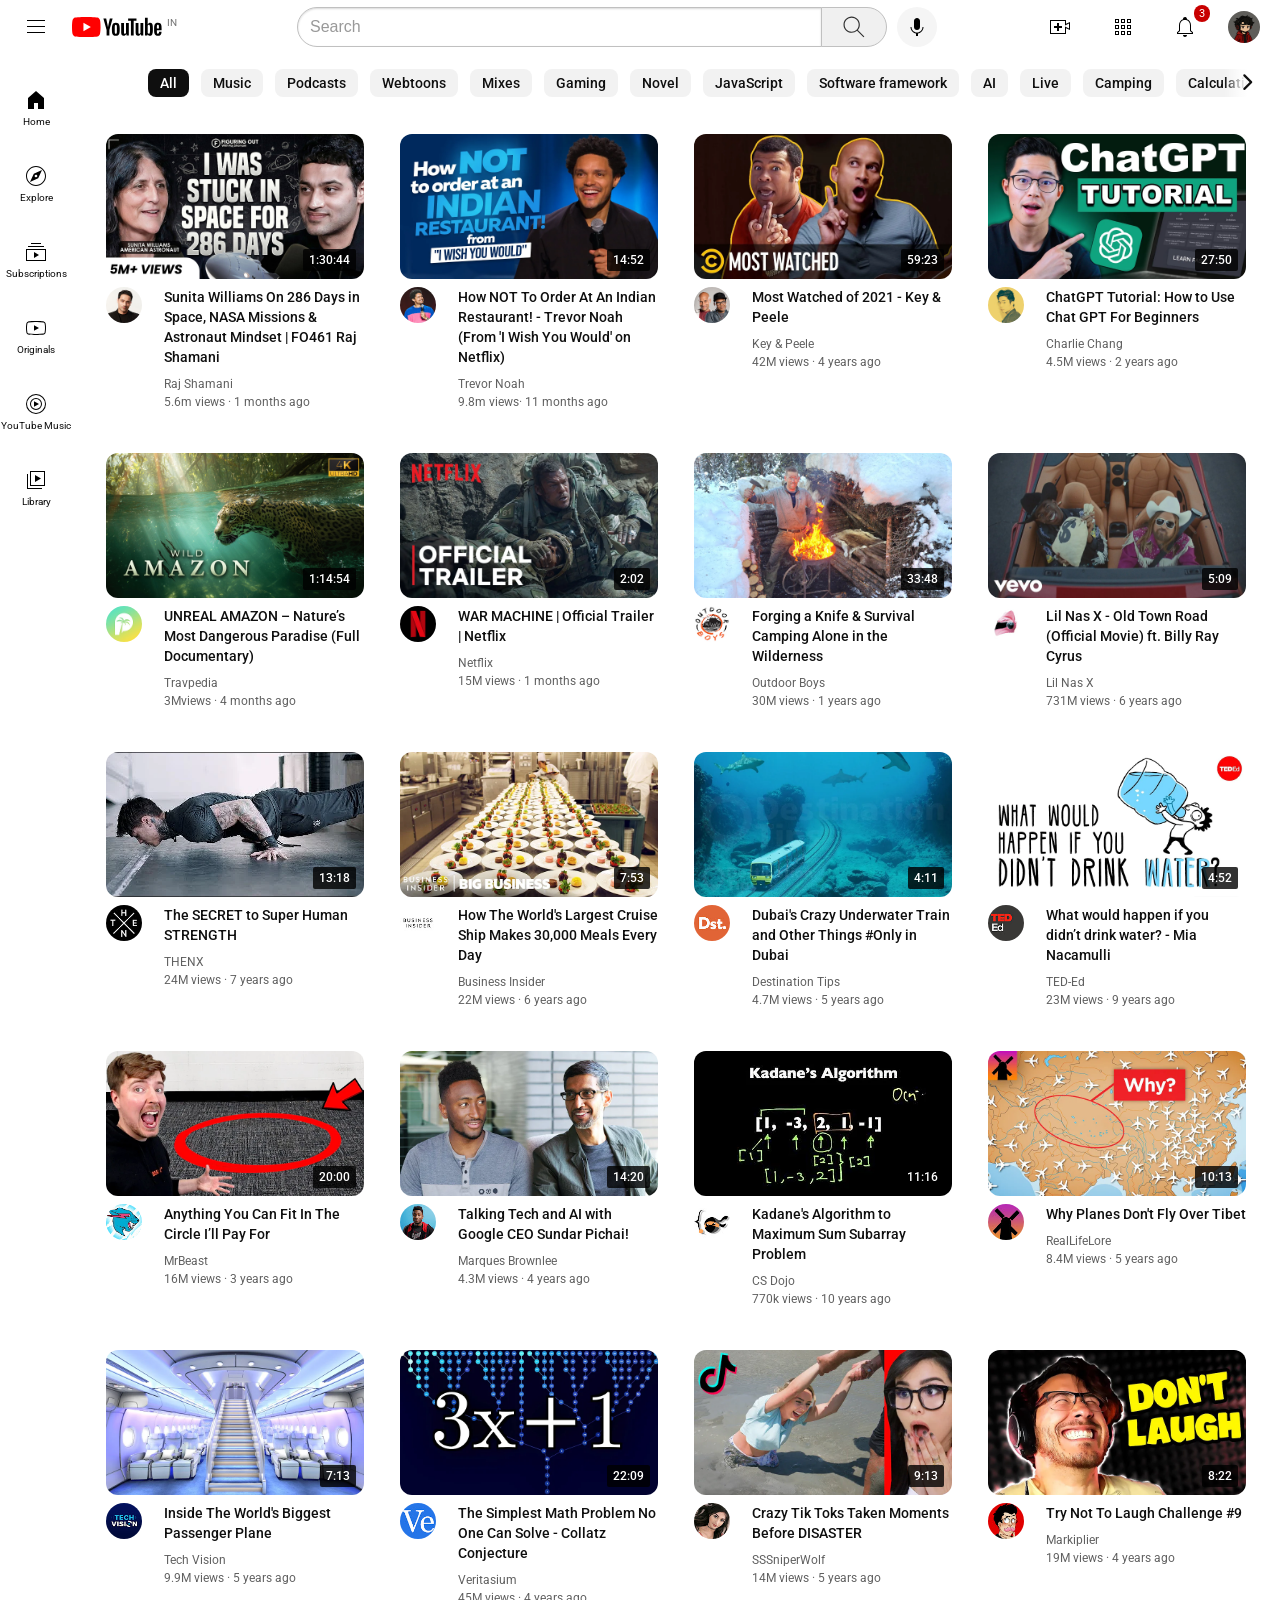
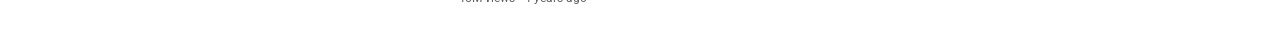
<file: index.html>
<!doctype html>
<html lang="en">
  <head>
    <meta charset="UTF-8" />
    <meta name="viewport" content="width=device-width, initial-scale=1.0" />
    <title>Youtube Clone</title>
    <link rel="preconnect" href="https://fonts.googleapis.com" />
    <link rel="preconnect" href="https://fonts.gstatic.com" crossorigin />
    <link
      href="https://fonts.googleapis.com/css2?family=Roboto:wght@400;500;700&display=swap"
      rel="stylesheet"
    />
    <link
      rel="stylesheet"
      href="https://cdnjs.cloudflare.com/ajax/libs/font-awesome/6.4.0/css/all.min.css"
    />

    <link rel="stylesheet" href="styles/general.css" />
    <link rel="stylesheet" href="styles/header.css" />
    <link rel="stylesheet" href="styles/sidebar.css" />
    <link rel="stylesheet" href="styles/category.css" />
    <link rel="stylesheet" href="styles/video.css" />
    <link rel="stylesheet" href="styles/responsive.css" />
  </head>

  <body>
    <header>
      <div class="left-section">
        <img class="hamburger-menu" src="icons/hamburger-menu.svg" />
        <img
          class="youtube-logo"
          src="icons/youtube-logo.svg"
          data-light-logo="icons/youtube-logo.svg"
          data-dark-logo="icons/youtube-logo-dark.svg"
          alt="YouTube"
        />
        <div class="country-code">IN</div>
      </div>
      <div class="middle-section">
        <div class="search-container">
          <span class="search-left-icon">
            <img src="icons/search.svg" alt="Search" />
          </span>

          <input class="Search-bar" type="text" placeholder="Search" />

          <button class="search-button">
            <img class="search-icon" src="icons/search.svg" />
            <div class="tooltip">Search</div>
          </button>

          <button class="voice-search-button">
            <img class="voice-search-icon" src="icons/voice-search-icon.svg" />
            <div class="tooltip">Search with your voice</div>
          </button>
        </div>
      </div>
      <div class="right-section">
        <div class="upload-icon-container">
          <img class="upload-icon" src="icons/upload.svg" />
          <div class="tooltip">Create</div>
        </div>

        <div class="youtube-apps-icon-container">
          <img class="youtube-apps-icon" src="icons/youtube-apps.svg" />
          <div class="tooltip">YouTube Apps</div>
        </div>

        <div class="notifications-icon-container">
          <img class="notifications-icon" src="icons/notifications.svg" />
          <div class="notifications-count">3</div>
          <div class="tooltip">Notifications</div>
        </div>
        <img
          class="current-user-picture"
          src="/thumbnails/profile-picture.jpg"
        />
      </div>
    </header>

    <!-- Categories / Tabs below header -->
    <div class="category-bar">
      <!-- Left Scroll Arrow -->
      <div class="left-arrow-container" id="left-scroll-btn">
        <i class="fa-solid fa-chevron-left"></i>
      </div>

      <div class="category-scroll" id="category-scroll-track">
        <div class="category-item active">All</div>
        <div class="category-item">Music</div>
        <div class="category-item">Podcasts</div>
        <div class="category-item">Webtoons</div>
        <div class="category-item">Mixes</div>
        <div class="category-item">Gaming</div>
        <div class="category-item">Novel</div>
        <div class="category-item">JavaScript</div>
        <div class="category-item">Software framework</div>
        <div class="category-item">AI</div>
        <div class="category-item">Live</div>
        <div class="category-item">Camping</div>
        <div class="category-item">Calculation</div>
        <div class="category-item">Rhythm & Blues</div>
        <div class="category-item">Dance-Pop</div>
        <div class="category-item">Pop Music</div>
        <div class="category-item">Comedy</div>
        <div class="category-item">Nature</div>
        <div class="category-item">Recently uploaded</div>
        <div class="category-item">Watched</div>
        <div class="category-item">New to you</div>
      </div>

      <!-- Right Scroll Arrow -->
      <div class="right-arrow-container" id="right-scroll-btn">
        <i class="fa-solid fa-chevron-right"></i>
      </div>
    </div>

    <div class="sidebar">
      <div class="sidebar-link">
        <img src="icons/home.svg" />
        <div>Home</div>
      </div>
      <div class="sidebar-link">
        <img src="icons/explore.svg" />
        <div>Explore</div>
      </div>
      <div class="sidebar-link">
        <img src="icons/subscriptions.svg" />
        <div>Subscriptions</div>
      </div>
      <div class="sidebar-link">
        <img src="icons/originals.svg" />
        <div>Originals</div>
      </div>
      <div class="sidebar-link">
        <img src="icons/youtube-music.svg" />
        <div>YouTube Music</div>
      </div>
      <div class="sidebar-link">
        <img src="icons/library.svg" />
        <div>Library</div>
      </div>
    </div>

    <!-- Expanded Sidebar Overlay & Container -->
    <div class="sidebar-overlay" id="sidebar-overlay"></div>
    <nav class="expanded-sidebar" id="expanded-sidebar">
      <!-- Logo Header -->
      <div class="expanded-sidebar-header">
        <img
          class="hamburger-menu"
          id="close-sidebar-btn"
          src="icons/hamburger-menu.svg"
          alt="Menu"
          style="cursor: pointer"
        />
        <img
          class="youtube-logo"
          src="icons/youtube-logo.svg"
          data-light-logo="icons/youtube-logo.svg"
          data-dark-logo="icons/youtube-logo-dark.svg"
          alt="YouTube"
        />
        <div class="country-code expanded-country-code">IN</div>
      </div>

      <div class="expanded-sidebar-content">
        <div class="sidebar-section">
          <a href="#" class="expanded-link"
            ><i class="fa-solid fa-house"></i> Home</a
          >
          <a href="#" class="expanded-link"
            ><i class="fa-solid fa-bolt"></i> Shorts</a
          >
          <a href="#" class="expanded-link"
            ><i class="fa-solid fa-tv"></i> Subscriptions</a
          >
        </div>

        <hr class="sidebar-divider" />

        <div class="sidebar-section">
          <h3 class="sidebar-title">
            You
            <i
              class="fa-solid fa-chevron-right"
              style="font-size: 12px; margin-left: 8px"
            ></i>
          </h3>
          <a href="#" class="expanded-link"
            ><i class="fa-solid fa-clock-rotate-left"></i> History</a
          >
          <a href="#" class="expanded-link"
            ><i class="fa-brands fa-youtube"></i> Playlists</a
          >
          <a href="#" class="expanded-link"
            ><i class="fa-solid fa-clock"></i> Watch later</a
          >
          <a href="#" class="expanded-link"
            ><i class="fa-solid fa-thumbs-up"></i> Liked videos</a
          >
          <a href="#" class="expanded-link"
            ><i class="fa-solid fa-download"></i> Downloads</a
          >
        </div>

        <hr class="sidebar-divider" />

        <div class="sidebar-section">
          <h3 class="sidebar-title">Subscriptions</h3>
          <a href="#" class="expanded-link"
            ><img src="channel-picture/channel-1.jpg" class="sub-img" /> Baig</a
          >
          <a href="#" class="expanded-link"
            ><img src="channel-picture/channel-2.jpg" class="sub-img" /> Website
            Learners</a
          >
          <a href="#" class="expanded-link"
            ><img src="channel-picture/channel-3.jpg" class="sub-img" /> Kevin
            Stratvert</a
          >
          <a href="#" class="expanded-link"
            ><img src="channel-picture/channel-4.jpg" class="sub-img" /> Husain
            Sir</a
          >
          <a href="#" class="expanded-link"
            ><img src="channel-picture/channel-5.jpg" class="sub-img" /> Vishal
            khune</a
          >
        </div>

        <hr class="sidebar-divider" />

        <div class="sidebar-section">
          <h3 class="sidebar-title">Explore</h3>
          <a href="#" class="expanded-link"
            ><i class="fa-solid fa-fire"></i> Trending</a
          >
          <a href="#" class="expanded-link"
            ><i class="fa-solid fa-bag-shopping"></i> Shopping</a
          >
          <a href="#" class="expanded-link"
            ><i class="fa-solid fa-music"></i> Music</a
          >
          <a href="#" class="expanded-link"
            ><i class="fa-solid fa-clapperboard"></i> Movies</a
          >
        </div>

        <hr class="sidebar-divider" />

        <div class="sidebar-section">
          <h3 class="sidebar-title">More from YouTube</h3>
          <a href="#" class="expanded-link"
            ><i class="fa-brands fa-youtube" style="color: red"></i> YouTube
            Premium</a
          >
          <a href="#" class="expanded-link"
            ><i class="fa-solid fa-music" style="color: red"></i> YouTube
            Music</a
          >
          <a href="#" class="expanded-link"
            ><i class="fa-brands fa-youtube" style="color: red"></i> YouTube
            Kids</a
          >
        </div>

        <hr class="sidebar-divider" />

        <div class="sidebar-section">
          <a href="#" class="expanded-link"
            ><i class="fa-solid fa-gear"></i> Settings</a
          >
          <a href="#" class="expanded-link"
            ><i class="fa-regular fa-flag"></i> Report history</a
          >
          <a href="#" class="expanded-link"
            ><i class="fa-solid fa-circle-question"></i> Help</a
          >
          <a href="#" class="expanded-link"
            ><i class="fa-solid fa-circle-exclamation"></i> Send feedback</a
          >
        </div>
        <hr class="sidebar-divider" />

        <!-- Toggle section at bottom left -->
        <div class="sidebar-section bottom-toggle-container">
          <span>Dark Mode</span>
          <label class="switch">
            <input type="checkbox" id="theme-toggle" />
            <span class="slider round"></span>
          </label>
        </div>
      </div>
    </nav>

    <div class="video-grid">
      <div class="video-card">
        <div class="video-preview">
          <div class="thumbnail-row">
            <a href="https://youtu.be/ULvplwBTbQk?si=iwLlttg2EYpDhnwk">
              <img class="thumbnail" src="/thumbnails/thumbnail-1.jpg" />
            </a>
            <div class="video-time">1:30:44</div>
          </div>

          <div class="video-info-grid">
            <div class="channel-picture">
              <img
                class="profile-picture"
                src="/channel-picture/channel-1.jpg"
              />
            </div>
            <div class="video-info">
              <p class="video-title">
                <a href="https://youtu.be/ULvplwBTbQk?si=iwLlttg2EYpDhnwk">
                  Sunita Williams On 286 Days in Space, NASA Missions &
                  Astronaut Mindset | FO461 Raj Shamani
                </a>
              </p>
              <p class="video-author">Raj Shamani</p>
              <p class="video-stats">5.6m views &#183; 1 months ago</p>
            </div>
          </div>
        </div>
      </div>

      <div class="video-card">
        <div class="video-preview">
          <div class="thumbnail-row">
            <a href="https://youtu.be/bMGoMu-CxMY?si=74NdO28T0yL7WCKx">
              <img class="thumbnail" src="/thumbnails/thumbnail-2.webp" />
            </a>
            <div class="video-time">14:52</div>
          </div>

          <div class="video-info-grid">
            <div class="channel-picture">
              <img
                class="profile-picture"
                src="./channel-picture/channel-2.jpg"
              />
            </div>
            <div class="video-info">
              <p class="video-title">
                <a href="https://youtu.be/bMGoMu-CxMY?si=74NdO28T0yL7WCKx">
                  How NOT To Order At An Indian Restaurant! - Trevor Noah (From
                  'I Wish You Would' on Netflix)
                </a>
              </p>
              <p class="video-author">Trevor Noah</p>
              <p class="video-stats">9.8m views&#183; 11 months ago</p>
            </div>
          </div>
        </div>
      </div>

      <div class="video-card">
        <div class="video-preview">
          <div class="thumbnail-row">
            <a href="https://youtu.be/HBFMysfLlJU?si=NI-u6FW88HTauDfz"
              ><img class="thumbnail" src="/thumbnails/thumbnail-3.webp"
            /></a>
            <div class="video-time">59:23</div>
          </div>
          <div class="video-info-grid">
            <div class="channel-picture">
              <img
                class="profile-picture"
                src="/channel-picture/channel-3.jpg"
              />
            </div>
            <div class="video-info">
              <p class="video-title">
                <a href="https://youtu.be/HBFMysfLlJU?si=NI-u6FW88HTauDfz">
                  Most Watched of 2021 - Key & Peele
                </a>
              </p>
              <p class="video-author">Key & Peele</p>
              <p class="video-stats">42M views &#183; 4 years ago</p>
            </div>
          </div>
        </div>
      </div>

      <div class="video-card">
        <div class="video-preview">
          <div class="thumbnail-row">
            <a href="https://youtu.be/Gaf_jCnA6mc?si=NoLfJXfMbLIefHVz"
              ><img class="thumbnail" src="/thumbnails/thumbnail-4.webp"
            /></a>
            <div class="video-time">27:50</div>
          </div>

          <div class="video-info-grid">
            <div class="channel-picture">
              <a href="https://youtu.be/Gaf_jCnA6mc?si=NoLfJXfMbLIefHVz">
                <img
                  class="profile-picture"
                  src="/channel-picture/channel-4.jpg"
              /></a>
            </div>
            <div class="video-info">
              <p class="video-title">
                <a href="https://youtu.be/Gaf_jCnA6mc?si=NoLfJXfMbLIefHVz">
                  ChatGPT Tutorial: How to Use Chat GPT For Beginners
                </a>
              </p>
              <p class="video-author">Charlie Chang</p>
              <p class="video-stats">4.5M views &#183; 2 years ago</p>
            </div>
          </div>
        </div>
      </div>

      <div class="video-card">
        <div class="video-preview">
          <div class="thumbnail-row">
            <a href="https://youtu.be/WwA_7QyqtGI?si=gIH3DoWvPk79hWYY"
              ><img class="thumbnail" src="/thumbnails/thumbnail-5.jpg"
            /></a>
            <div class="video-time">1:14:54</div>
          </div>

          <div class="video-info-grid">
            <div class="channel-picture">
              <img
                class="profile-picture"
                src="/channel-picture/channel-5.jpg"
              />
            </div>
            <div class="video-info">
              <p class="video-title">
                <a href="https://youtu.be/WwA_7QyqtGI?si=gIH3DoWvPk79hWYY">
                  UNREAL AMAZON – Nature’s Most Dangerous Paradise (Full
                  Documentary)
                </a>
              </p>
              <p class="video-author">Travpedia</p>
              <p class="video-stats">3Mviews &#183; 4 months ago</p>
            </div>
          </div>
        </div>
      </div>

      <div class="video-card">
        <div class="video-preview">
          <div class="thumbnail-row">
            <a href="https://youtu.be/AFuE1LRxm80?si=Cg4_873gxku59kqM">
              <img class="thumbnail" src="/thumbnails/thumbnail-6.webp"
            /></a>
            <div class="video-time">2:02</div>
          </div>

          <div class="video-info-grid">
            <div class="channel-picture">
              <img
                class="profile-picture"
                src="/channel-picture/channel-6.jpg"
              />
            </div>
            <div class="video-info">
              <p class="video-title">
                <a href="https://youtu.be/AFuE1LRxm80?si=Cg4_873gxku59kqM">
                  WAR MACHINE | Official Trailer | Netflix
                </a>
              </p>
              <p class="video-author">Netflix</p>
              <p class="video-stats">15M views &#183; 1 months ago</p>
            </div>
          </div>
        </div>
      </div>

      <div class="video-card">
        <div class="video-preview">
          <div class="thumbnail-row">
            <a href="https://youtu.be/zHt1IEgEISo?si=wTnqs8fKdfPdLmkc"
              ><img class="thumbnail" src="/thumbnails/thumbnail-7.jpg"
            /></a>
            <div class="video-time">33:48</div>
          </div>

          <div class="video-info-grid">
            <div class="channel-picture">
              <img
                class="profile-picture"
                src="/channel-picture/channel-7.jpg"
              />
            </div>
            <div class="video-info">
              <p class="video-title">
                <a href="https://youtu.be/zHt1IEgEISo?si=wTnqs8fKdfPdLmkc">
                  Forging a Knife & Survival Camping Alone in the Wilderness
                </a>
              </p>
              <p class="video-author">Outdoor Boys</p>
              <p class="video-stats">30M views &#183; 1 years ago</p>
            </div>
          </div>
        </div>
      </div>

      <div class="video-card">
        <div class="video-preview">
          <div class="thumbnail-row">
            <a href="https://youtu.be/w2Ov5jzm3j8?si=iq-THeasYBzDUXbT">
              <img class="thumbnail" src="/thumbnails/thumbnail-8.webp" />
            </a>
            <div class="video-time">5:09</div>
          </div>

          <div class="video-info-grid">
            <div class="channel-picture">
              <a href="https://youtu.be/w2Ov5jzm3j8?si=iq-THeasYBzDUXbT">
                <img
                  class="profile-picture"
                  src="/channel-picture/channel-8.jpg"
                />
              </a>
            </div>
            <div class="video-info">
              <p class="video-title">
                <a href="https://youtu.be/w2Ov5jzm3j8?si=iq-THeasYBzDUXbT">
                  Lil Nas X - Old Town Road (Official Movie) ft. Billy Ray Cyrus
                </a>
              </p>
              <p class="video-author">Lil Nas X</p>
              <p class="video-stats">731M views &#183; 6 years ago</p>
            </div>
          </div>
        </div>
      </div>

      <div class="video-card">
        <div class="video-preview">
          <div class="thumbnail-row">
            <a href="https://youtu.be/ixmxOlcrlUc?si=DMWp1uKpOZk8KdHR">
              <img class="thumbnail" src="/thumbnails/thumbnail-9.webp" />
            </a>
            <div class="video-time">13:18</div>
          </div>

          <div class="video-info-grid">
            <div class="channel-picture">
              <img
                class="profile-picture"
                src="/channel-picture/channel-9.jpeg"
              />
            </div>
            <div class="video-info">
              <p class="video-title">
                <a href="https://youtu.be/ixmxOlcrlUc?si=DMWp1uKpOZk8KdHR">
                  The SECRET to Super Human STRENGTH
                </a>
              </p>
              <p class="video-author">THENX</p>
              <p class="video-stats">24M views &#183; 7 years ago</p>
            </div>
          </div>
        </div>
      </div>

      <div class="video-card">
        <div class="video-preview">
          <div class="thumbnail-row">
            <a href="https://youtu.be/R2vXbFp5C9o?si=qPEyBZf3i6VHJ763">
              <img class="thumbnail" src="/thumbnails/thumbnail-10.webp" />
            </a>
            <div class="video-time">7:53</div>
          </div>

          <div class="video-info-grid">
            <div class="channel-picture">
              <img
                class="profile-picture"
                src="/channel-picture/channel-10.jpeg"
              />
            </div>
            <div class="video-info">
              <p class="video-title">
                <a href="https://youtu.be/R2vXbFp5C9o?si=qPEyBZf3i6VHJ763">
                  How The World's Largest Cruise Ship Makes 30,000 Meals Every
                  Day
                </a>
              </p>
              <p class="video-author">Business Insider</p>
              <p class="video-stats">22M views &#183; 6 years ago</p>
            </div>
          </div>
        </div>
      </div>

      <div class="video-card">
        <div class="video-preview">
          <div class="thumbnail-row">
            <a href="https://youtu.be/0nZuYyXET3s?si=U3ooovsw713mVTA5">
              <img class="thumbnail" src="/thumbnails/thumbnail-11.webp" />
            </a>
            <div class="video-time">4:11</div>
          </div>

          <div class="video-info-grid">
            <div class="channel-picture">
              <img
                class="profile-picture"
                src="/channel-picture/channel-11.jpeg"
              />
            </div>
            <div class="video-info">
              <p class="video-title">
                <a href="https://youtu.be/0nZuYyXET3s?si=U3ooovsw713mVTA5">
                  Dubai's Crazy Underwater Train and Other Things #Only in Dubai
                </a>
              </p>
              <p class="video-author">Destination Tips</p>
              <p class="video-stats">4.7M views &#183; 5 years ago</p>
            </div>
          </div>
        </div>
      </div>

      <div class="video-card">
        <div class="video-preview">
          <div class="thumbnail-row">
            <a href="https://youtu.be/9iMGFqMmUFs?si=J4Bmbc07wTTxni8n">
              <img class="thumbnail" src="/thumbnails/thumbnail-12.webp" />
            </a>

            <div class="video-time">4:52</div>
          </div>

          <div class="video-info-grid">
            <div class="channel-picture">
              <img
                class="profile-picture"
                src="/channel-picture/channel-12.jpeg"
              />
            </div>
            <div class="video-info">
              <p class="video-title">
                <a href="https://youtu.be/9iMGFqMmUFs?si=J4Bmbc07wTTxni8n">
                  What would happen if you didn’t drink water? - Mia Nacamulli
                </a>
              </p>
              <p class="video-author">TED-Ed</p>
              <p class="video-stats">23M views &#183; 9 years ago</p>
            </div>
          </div>
        </div>
      </div>

      <div class="video-card">
        <div class="video-preview">
          <div class="thumbnail-row">
            <a href="https://www.youtube.com/watch?v=yXWw0_UfSFg">
              <img class="thumbnail" src="/thumbnails/thumbnail-13.webp" />
            </a>
            <div class="video-time">20:00</div>
          </div>

          <div class="video-info-grid">
            <div class="channel-picture">
              <img
                class="profile-picture"
                src="/channel-picture/channel-13.jpeg"
              />
            </div>
            <div class="video-info">
              <p class="video-title">
                <a href="https://www.youtube.com/watch?v=yXWw0_UfSFg">
                  Anything You Can Fit In The Circle I’ll Pay For
                </a>
              </p>
              <p class="video-author">MrBeast</p>
              <p class="video-stats">16M views &#183; 3 years ago</p>
            </div>
          </div>
        </div>
      </div>

      <div class="video-card">
        <div class="video-preview">
          <div class="thumbnail-row">
            <a href="https://youtu.be/n2RNcPRtAiY?si=TSCT951ksw9XinkE">
              <img class="thumbnail" src="/thumbnails/thumbnail-14.webp" />
            </a>
            <div class="video-time">14:20</div>
          </div>

          <div class="video-info-grid">
            <div class="channel-picture">
              <img
                class="profile-picture"
                src="/channel-picture/channel-14.jpeg"
              />
            </div>
            <div class="video-info">
              <p class="video-title">
                <a href="https://youtu.be/n2RNcPRtAiY?si=TSCT951ksw9XinkE">
                  Talking Tech and AI with Google CEO Sundar Pichai!
                </a>
              </p>
              <p class="video-author">Marques Brownlee</p>
              <p class="video-stats">4.3M views &#183; 4 years ago</p>
            </div>
          </div>
        </div>
      </div>

      <div class="video-card">
        <div class="video-preview">
          <div class="thumbnail-row">
            <a href="https://youtu.be/86CQq3pKSUw?si=vnBfRi0zpAI7-D1A">
              <img class="thumbnail" src="/thumbnails/thumbnail-15.webp" />
            </a>
            <div class="video-time">11:16</div>
          </div>

          <div class="video-info-grid">
            <div class="channel-picture">
              <img
                class="profile-picture"
                src="/channel-picture/channel-15.jpeg"
              />
            </div>
            <div class="video-info">
              <p class="video-title">
                <a href="https://youtu.be/86CQq3pKSUw?si=vnBfRi0zpAI7-D1A">
                  Kadane's Algorithm to Maximum Sum Subarray Problem
                </a>
              </p>
              <p class="video-author">CS Dojo</p>
              <p class="video-stats">770k views &#183; 10 years ago</p>
            </div>
          </div>
        </div>
      </div>

      <div class="video-card">
        <div class="video-preview">
          <div class="thumbnail-row">
            <a href="https://youtu.be/fNVa1qMbF9Y?si=gUm2GkZNwqC1CGhB">
              <img class="thumbnail" src="/thumbnails/thumbnail-16.webp" />
            </a>
            <div class="video-time">10:13</div>
          </div>

          <div class="video-info-grid">
            <div class="channel-picture">
              <img
                class="profile-picture"
                src="/channel-picture/channel-16.jpeg"
              />
            </div>
            <div class="video-info">
              <p class="video-title">
                <a href="https://youtu.be/fNVa1qMbF9Y?si=gUm2GkZNwqC1CGhB">
                  Why Planes Don't Fly Over Tibet
                </a>
              </p>
              <p class="video-author">RealLifeLore</p>
              <p class="video-stats">8.4M views &#183; 5 years ago</p>
            </div>
          </div>
        </div>
      </div>

      <div class="video-card">
        <div class="video-preview">
          <div class="thumbnail-row">
            <a href="https://youtu.be/lFm4EM1juls?si=1w5z39CoOfQ1UbEt">
              <img class="thumbnail" src="/thumbnails/thumbnail-17.webp" />
            </a>
            <div class="video-time">7:13</div>
          </div>

          <div class="video-info-grid">
            <div class="channel-picture">
              <a href="https://youtu.be/lFm4EM1juls?si=1w5z39CoOfQ1UbEt">
                <img
                  class="profile-picture"
                  src="/channel-picture/channel-17.jpeg"
                />
              </a>
            </div>
            <div class="video-info">
              <p class="video-title">
                <a href="https://youtu.be/lFm4EM1juls?si=1w5z39CoOfQ1UbEt">
                  Inside The World's Biggest Passenger Plane
                </a>
              </p>
              <p class="video-author">Tech Vision</p>
              <p class="video-stats">9.9M views &#183; 5 years ago</p>
            </div>
          </div>
        </div>
      </div>

      <div class="video-card">
        <div class="video-preview">
          <div class="thumbnail-row">
            <a href="https://youtu.be/094y1Z2wpJg?si=XZrniUwY23ibe1uz"
              ><img class="thumbnail" src="/thumbnails/thumbnail-18.webp"
            /></a>
            <div class="video-time">22:09</div>
          </div>

          <div class="video-info-grid">
            <div class="channel-picture">
              <a href="https://youtu.be/094y1Z2wpJg?si=XZrniUwY23ibe1uz">
                <img
                  class="profile-picture"
                  src="/channel-picture/channel-18.jpeg"
              /></a>
            </div>
            <div class="video-info">
              <p class="video-title">
                <a href="https://youtu.be/094y1Z2wpJg?si=XZrniUwY23ibe1uz">
                  The Simplest Math Problem No One Can Solve - Collatz
                  Conjecture
                </a>
              </p>
              <p class="video-author">Veritasium</p>
              <p class="video-stats">45M views &#183; 4 years ago</p>
            </div>
          </div>
        </div>
      </div>

      <div class="video-card">
        <div class="video-preview">
          <div class="thumbnail-row">
            <a href="https://youtu.be/FgjPQQeTh1w?si=c1pKGyfQQOvr3i5v"
              ><img class="thumbnail" src="/thumbnails/thumbnail-19.webp"
            /></a>
            <div class="video-time">9:13</div>
          </div>
          <div class="video-info-grid">
            <div class="channel-picture">
              <img
                class="profile-picture"
                src="/channel-picture/channel-19.jpeg"
              />
            </div>
            <div class="video-info">
              <p class="video-title">
                <a href="https://youtu.be/FgjPQQeTh1w?si=c1pKGyfQQOvr3i5v">
                  Crazy Tik Toks Taken Moments Before DISASTER
                </a>
              </p>
              <p class="video-author">SSSniperWolf</p>
              <p class="video-stats">14M views &#183; 5 years ago</p>
            </div>
          </div>
        </div>
      </div>
      <div class="video-card">
        <div class="video-preview">
          <div class="thumbnail-row">
            <a href="https://youtu.be/mP0RAo9SKZk?si=RX3hrKUEFPe6HbUP">
              <img class="thumbnail" src="/thumbnails/thumbnail-20.webp" />
            </a>
            <div class="video-time">8:22</div>
          </div>

          <div class="video-info-grid">
            <div class="channel-picture">
              <img
                class="profile-picture"
                src="/channel-picture/channel-20.jpeg"
              />
            </div>
            <div class="video-info">
              <p class="video-title">
                <a href="https://youtu.be/mP0RAo9SKZk?si=RX3hrKUEFPe6HbUP">
                  Try Not To Laugh Challenge #9
                </a>
              </p>
              <p class="video-author">Markiplier</p>
              <p class="video-stats">19M views &#183; 4 years ago</p>
            </div>
          </div>
        </div>
      </div>
    </div>
    <script src="js/script.js" defer></script>
  </body>
</html>
</file>
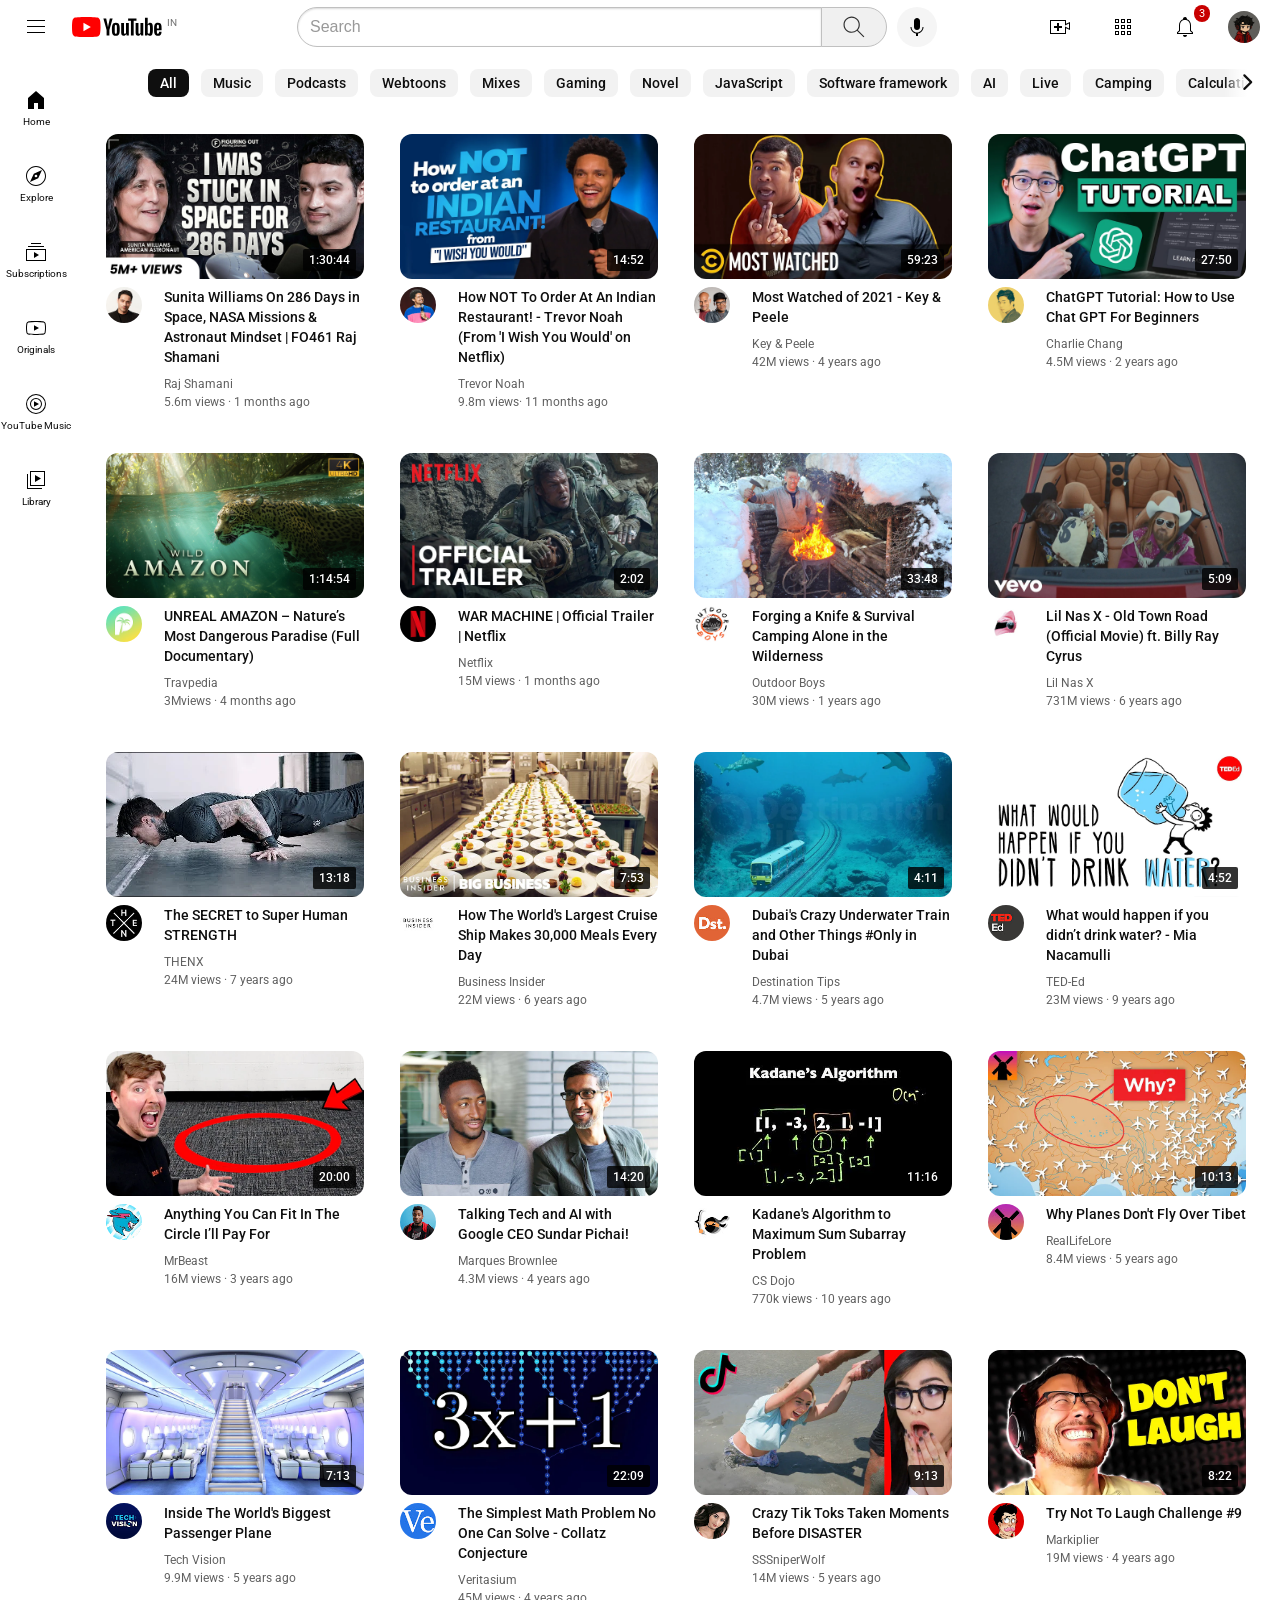
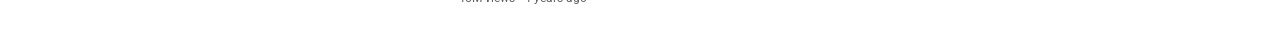
<file: youtube.html>
<!doctype html>
<html lang="en">
  <head>
    <meta charset="UTF-8" />
    <meta name="viewport" content="width=device-width, initial-scale=1.0" />
    <title>Youtube Clone</title>
    <link rel="preconnect" href="https://fonts.googleapis.com" />
    <link rel="preconnect" href="https://fonts.gstatic.com" crossorigin />
    <link
      href="https://fonts.googleapis.com/css2?family=Roboto:wght@400;500;700&display=swap"
      rel="stylesheet"
    />
    <link
      rel="stylesheet"
      href="https://cdnjs.cloudflare.com/ajax/libs/font-awesome/6.4.0/css/all.min.css"
    />

    <link rel="stylesheet" href="styles/general.css" />
    <link rel="stylesheet" href="styles/header.css" />
    <link rel="stylesheet" href="styles/sidebar.css" />
    <link rel="stylesheet" href="styles/category.css" />
    <link rel="stylesheet" href="styles/video.css" />
    <link rel="stylesheet" href="styles/responsive.css" />
  </head>

  <body>
    <header>
      <div class="left-section">
        <img class="hamburger-menu" src="icons/hamburger-menu.svg" />
        <img
          class="youtube-logo"
          src="icons/youtube-logo.svg"
          data-light-logo="icons/youtube-logo.svg"
          data-dark-logo="icons/youtube-logo-dark.svg"
          alt="YouTube"
        />
        <div class="country-code">IN</div>
      </div>
      <div class="middle-section">
        <div class="search-container">
          <span class="search-left-icon">
            <img src="icons/search.svg" alt="Search" />
          </span>

          <input class="Search-bar" type="text" placeholder="Search" />

          <button class="search-button">
            <img class="search-icon" src="icons/search.svg" />
            <div class="tooltip">Search</div>
          </button>

          <button class="voice-search-button">
            <img class="voice-search-icon" src="icons/voice-search-icon.svg" />
            <div class="tooltip">Search with your voice</div>
          </button>
        </div>
      </div>
      <div class="right-section">
        <div class="upload-icon-container">
          <img class="upload-icon" src="icons/upload.svg" />
          <div class="tooltip">Create</div>
        </div>

        <div class="youtube-apps-icon-container">
          <img class="youtube-apps-icon" src="icons/youtube-apps.svg" />
          <div class="tooltip">YouTube Apps</div>
        </div>

        <div class="notifications-icon-container">
          <img class="notifications-icon" src="icons/notifications.svg" />
          <div class="notifications-count">3</div>
          <div class="tooltip">Notifications</div>
        </div>
        <img
          class="current-user-picture"
          src="/thumbnails/profile-picture.jpg"
        />
      </div>
    </header>

    <!-- Categories / Tabs below header -->
    <div class="category-bar">
      <!-- Left Scroll Arrow -->
      <div class="left-arrow-container" id="left-scroll-btn">
        <i class="fa-solid fa-chevron-left"></i>
      </div>

      <div class="category-scroll" id="category-scroll-track">
        <div class="category-item active">All</div>
        <div class="category-item">Music</div>
        <div class="category-item">Podcasts</div>
        <div class="category-item">Webtoons</div>
        <div class="category-item">Mixes</div>
        <div class="category-item">Gaming</div>
        <div class="category-item">Novel</div>
        <div class="category-item">JavaScript</div>
        <div class="category-item">Software framework</div>
        <div class="category-item">AI</div>
        <div class="category-item">Live</div>
        <div class="category-item">Camping</div>
        <div class="category-item">Calculation</div>
        <div class="category-item">Rhythm & Blues</div>
        <div class="category-item">Dance-Pop</div>
        <div class="category-item">Pop Music</div>
        <div class="category-item">Comedy</div>
        <div class="category-item">Nature</div>
        <div class="category-item">Recently uploaded</div>
        <div class="category-item">Watched</div>
        <div class="category-item">New to you</div>
      </div>

      <!-- Right Scroll Arrow -->
      <div class="right-arrow-container" id="right-scroll-btn">
        <i class="fa-solid fa-chevron-right"></i>
      </div>
    </div>

    <div class="sidebar">
      <div class="sidebar-link">
        <img src="icons/home.svg" />
        <div>Home</div>
      </div>
      <div class="sidebar-link">
        <img src="icons/explore.svg" />
        <div>Explore</div>
      </div>
      <div class="sidebar-link">
        <img src="icons/subscriptions.svg" />
        <div>Subscriptions</div>
      </div>
      <div class="sidebar-link">
        <img src="icons/originals.svg" />
        <div>Originals</div>
      </div>
      <div class="sidebar-link">
        <img src="icons/youtube-music.svg" />
        <div>YouTube Music</div>
      </div>
      <div class="sidebar-link">
        <img src="icons/library.svg" />
        <div>Library</div>
      </div>
    </div>

    <!-- Expanded Sidebar Overlay & Container -->
    <div class="sidebar-overlay" id="sidebar-overlay"></div>
    <nav class="expanded-sidebar" id="expanded-sidebar">
      <!-- Logo Header -->
      <div class="expanded-sidebar-header">
        <img
          class="hamburger-menu"
          id="close-sidebar-btn"
          src="icons/hamburger-menu.svg"
          alt="Menu"
          style="cursor: pointer"
        />
        <img
          class="youtube-logo"
          src="icons/youtube-logo.svg"
          data-light-logo="icons/youtube-logo.svg"
          data-dark-logo="icons/youtube-logo-dark.svg"
          alt="YouTube"
        />
        <div class="country-code expanded-country-code">IN</div>
      </div>

      <div class="expanded-sidebar-content">
        <div class="sidebar-section">
          <a href="#" class="expanded-link"
            ><i class="fa-solid fa-house"></i> Home</a
          >
          <a href="#" class="expanded-link"
            ><i class="fa-solid fa-bolt"></i> Shorts</a
          >
          <a href="#" class="expanded-link"
            ><i class="fa-solid fa-tv"></i> Subscriptions</a
          >
        </div>

        <hr class="sidebar-divider" />

        <div class="sidebar-section">
          <h3 class="sidebar-title">
            You
            <i
              class="fa-solid fa-chevron-right"
              style="font-size: 12px; margin-left: 8px"
            ></i>
          </h3>
          <a href="#" class="expanded-link"
            ><i class="fa-solid fa-clock-rotate-left"></i> History</a
          >
          <a href="#" class="expanded-link"
            ><i class="fa-brands fa-youtube"></i> Playlists</a
          >
          <a href="#" class="expanded-link"
            ><i class="fa-solid fa-clock"></i> Watch later</a
          >
          <a href="#" class="expanded-link"
            ><i class="fa-solid fa-thumbs-up"></i> Liked videos</a
          >
          <a href="#" class="expanded-link"
            ><i class="fa-solid fa-download"></i> Downloads</a
          >
        </div>

        <hr class="sidebar-divider" />

        <div class="sidebar-section">
          <h3 class="sidebar-title">Subscriptions</h3>
          <a href="#" class="expanded-link"
            ><img src="channel-picture/channel-1.jpg" class="sub-img" /> Baig</a
          >
          <a href="#" class="expanded-link"
            ><img src="channel-picture/channel-2.jpg" class="sub-img" /> Website
            Learners</a
          >
          <a href="#" class="expanded-link"
            ><img src="channel-picture/channel-3.jpg" class="sub-img" /> Kevin
            Stratvert</a
          >
          <a href="#" class="expanded-link"
            ><img src="channel-picture/channel-4.jpg" class="sub-img" /> Husain
            Sir</a
          >
          <a href="#" class="expanded-link"
            ><img src="channel-picture/channel-5.jpg" class="sub-img" /> Vishal
            khune</a
          >
        </div>

        <hr class="sidebar-divider" />

        <div class="sidebar-section">
          <h3 class="sidebar-title">Explore</h3>
          <a href="#" class="expanded-link"
            ><i class="fa-solid fa-fire"></i> Trending</a
          >
          <a href="#" class="expanded-link"
            ><i class="fa-solid fa-bag-shopping"></i> Shopping</a
          >
          <a href="#" class="expanded-link"
            ><i class="fa-solid fa-music"></i> Music</a
          >
          <a href="#" class="expanded-link"
            ><i class="fa-solid fa-clapperboard"></i> Movies</a
          >
        </div>

        <hr class="sidebar-divider" />

        <div class="sidebar-section">
          <h3 class="sidebar-title">More from YouTube</h3>
          <a href="#" class="expanded-link"
            ><i class="fa-brands fa-youtube" style="color: red"></i> YouTube
            Premium</a
          >
          <a href="#" class="expanded-link"
            ><i class="fa-solid fa-music" style="color: red"></i> YouTube
            Music</a
          >
          <a href="#" class="expanded-link"
            ><i class="fa-brands fa-youtube" style="color: red"></i> YouTube
            Kids</a
          >
        </div>

        <hr class="sidebar-divider" />

        <div class="sidebar-section">
          <a href="#" class="expanded-link"
            ><i class="fa-solid fa-gear"></i> Settings</a
          >
          <a href="#" class="expanded-link"
            ><i class="fa-regular fa-flag"></i> Report history</a
          >
          <a href="#" class="expanded-link"
            ><i class="fa-solid fa-circle-question"></i> Help</a
          >
          <a href="#" class="expanded-link"
            ><i class="fa-solid fa-circle-exclamation"></i> Send feedback</a
          >
        </div>
        <hr class="sidebar-divider" />

        <!-- Toggle section at bottom left -->
        <div class="sidebar-section bottom-toggle-container">
          <span>Dark Mode</span>
          <label class="switch">
            <input type="checkbox" id="theme-toggle" />
            <span class="slider round"></span>
          </label>
        </div>
      </div>
    </nav>

    <div class="video-grid">
      <div class="video-card">
        <div class="video-preview">
          <div class="thumbnail-row">
            <a href="https://youtu.be/ULvplwBTbQk?si=iwLlttg2EYpDhnwk">
              <img class="thumbnail" src="/thumbnails/thumbnail-1.jpg" />
            </a>
            <div class="video-time">1:30:44</div>
          </div>

          <div class="video-info-grid">
            <div class="channel-picture">
              <img
                class="profile-picture"
                src="/channel-picture/channel-1.jpg"
              />
            </div>
            <div class="video-info">
              <p class="video-title">
                <a href="https://youtu.be/ULvplwBTbQk?si=iwLlttg2EYpDhnwk">
                  Sunita Williams On 286 Days in Space, NASA Missions &
                  Astronaut Mindset | FO461 Raj Shamani
                </a>
              </p>
              <p class="video-author">Raj Shamani</p>
              <p class="video-stats">5.6m views &#183; 1 months ago</p>
            </div>
          </div>
        </div>
      </div>

      <div class="video-card">
        <div class="video-preview">
          <div class="thumbnail-row">
            <a href="https://youtu.be/bMGoMu-CxMY?si=74NdO28T0yL7WCKx">
              <img class="thumbnail" src="/thumbnails/thumbnail-2.webp" />
            </a>
            <div class="video-time">14:52</div>
          </div>

          <div class="video-info-grid">
            <div class="channel-picture">
              <img
                class="profile-picture"
                src="./channel-picture/channel-2.jpg"
              />
            </div>
            <div class="video-info">
              <p class="video-title">
                <a href="https://youtu.be/bMGoMu-CxMY?si=74NdO28T0yL7WCKx">
                  How NOT To Order At An Indian Restaurant! - Trevor Noah (From
                  'I Wish You Would' on Netflix)
                </a>
              </p>
              <p class="video-author">Trevor Noah</p>
              <p class="video-stats">9.8m views&#183; 11 months ago</p>
            </div>
          </div>
        </div>
      </div>

      <div class="video-card">
        <div class="video-preview">
          <div class="thumbnail-row">
            <a href="https://youtu.be/HBFMysfLlJU?si=NI-u6FW88HTauDfz"
              ><img class="thumbnail" src="/thumbnails/thumbnail-3.webp"
            /></a>
            <div class="video-time">59:23</div>
          </div>
          <div class="video-info-grid">
            <div class="channel-picture">
              <img
                class="profile-picture"
                src="/channel-picture/channel-3.jpg"
              />
            </div>
            <div class="video-info">
              <p class="video-title">
                <a href="https://youtu.be/HBFMysfLlJU?si=NI-u6FW88HTauDfz">
                  Most Watched of 2021 - Key & Peele
                </a>
              </p>
              <p class="video-author">Key & Peele</p>
              <p class="video-stats">42M views &#183; 4 years ago</p>
            </div>
          </div>
        </div>
      </div>

      <div class="video-card">
        <div class="video-preview">
          <div class="thumbnail-row">
            <a href="https://youtu.be/Gaf_jCnA6mc?si=NoLfJXfMbLIefHVz"
              ><img class="thumbnail" src="/thumbnails/thumbnail-4.webp"
            /></a>
            <div class="video-time">27:50</div>
          </div>

          <div class="video-info-grid">
            <div class="channel-picture">
              <a href="https://youtu.be/Gaf_jCnA6mc?si=NoLfJXfMbLIefHVz">
                <img
                  class="profile-picture"
                  src="/channel-picture/channel-4.jpg"
              /></a>
            </div>
            <div class="video-info">
              <p class="video-title">
                <a href="https://youtu.be/Gaf_jCnA6mc?si=NoLfJXfMbLIefHVz">
                  ChatGPT Tutorial: How to Use Chat GPT For Beginners
                </a>
              </p>
              <p class="video-author">Charlie Chang</p>
              <p class="video-stats">4.5M views &#183; 2 years ago</p>
            </div>
          </div>
        </div>
      </div>

      <div class="video-card">
        <div class="video-preview">
          <div class="thumbnail-row">
            <a href="https://youtu.be/WwA_7QyqtGI?si=gIH3DoWvPk79hWYY"
              ><img class="thumbnail" src="/thumbnails/thumbnail-5.jpg"
            /></a>
            <div class="video-time">1:14:54</div>
          </div>

          <div class="video-info-grid">
            <div class="channel-picture">
              <img
                class="profile-picture"
                src="/channel-picture/channel-5.jpg"
              />
            </div>
            <div class="video-info">
              <p class="video-title">
                <a href="https://youtu.be/WwA_7QyqtGI?si=gIH3DoWvPk79hWYY">
                  UNREAL AMAZON – Nature’s Most Dangerous Paradise (Full
                  Documentary)
                </a>
              </p>
              <p class="video-author">Travpedia</p>
              <p class="video-stats">3Mviews &#183; 4 months ago</p>
            </div>
          </div>
        </div>
      </div>

      <div class="video-card">
        <div class="video-preview">
          <div class="thumbnail-row">
            <a href="https://youtu.be/AFuE1LRxm80?si=Cg4_873gxku59kqM">
              <img class="thumbnail" src="/thumbnails/thumbnail-6.webp"
            /></a>
            <div class="video-time">2:02</div>
          </div>

          <div class="video-info-grid">
            <div class="channel-picture">
              <img
                class="profile-picture"
                src="/channel-picture/channel-6.jpg"
              />
            </div>
            <div class="video-info">
              <p class="video-title">
                <a href="https://youtu.be/AFuE1LRxm80?si=Cg4_873gxku59kqM">
                  WAR MACHINE | Official Trailer | Netflix
                </a>
              </p>
              <p class="video-author">Netflix</p>
              <p class="video-stats">15M views &#183; 1 months ago</p>
            </div>
          </div>
        </div>
      </div>

      <div class="video-card">
        <div class="video-preview">
          <div class="thumbnail-row">
            <a href="https://youtu.be/zHt1IEgEISo?si=wTnqs8fKdfPdLmkc"
              ><img class="thumbnail" src="/thumbnails/thumbnail-7.jpg"
            /></a>
            <div class="video-time">33:48</div>
          </div>

          <div class="video-info-grid">
            <div class="channel-picture">
              <img
                class="profile-picture"
                src="/channel-picture/channel-7.jpg"
              />
            </div>
            <div class="video-info">
              <p class="video-title">
                <a href="https://youtu.be/zHt1IEgEISo?si=wTnqs8fKdfPdLmkc">
                  Forging a Knife & Survival Camping Alone in the Wilderness
                </a>
              </p>
              <p class="video-author">Outdoor Boys</p>
              <p class="video-stats">30M views &#183; 1 years ago</p>
            </div>
          </div>
        </div>
      </div>

      <div class="video-card">
        <div class="video-preview">
          <div class="thumbnail-row">
            <a href="https://youtu.be/w2Ov5jzm3j8?si=iq-THeasYBzDUXbT">
              <img class="thumbnail" src="/thumbnails/thumbnail-8.webp" />
            </a>
            <div class="video-time">5:09</div>
          </div>

          <div class="video-info-grid">
            <div class="channel-picture">
              <a href="https://youtu.be/w2Ov5jzm3j8?si=iq-THeasYBzDUXbT">
                <img
                  class="profile-picture"
                  src="/channel-picture/channel-8.jpg"
                />
              </a>
            </div>
            <div class="video-info">
              <p class="video-title">
                <a href="https://youtu.be/w2Ov5jzm3j8?si=iq-THeasYBzDUXbT">
                  Lil Nas X - Old Town Road (Official Movie) ft. Billy Ray Cyrus
                </a>
              </p>
              <p class="video-author">Lil Nas X</p>
              <p class="video-stats">731M views &#183; 6 years ago</p>
            </div>
          </div>
        </div>
      </div>

      <div class="video-card">
        <div class="video-preview">
          <div class="thumbnail-row">
            <a href="https://youtu.be/ixmxOlcrlUc?si=DMWp1uKpOZk8KdHR">
              <img class="thumbnail" src="/thumbnails/thumbnail-9.webp" />
            </a>
            <div class="video-time">13:18</div>
          </div>

          <div class="video-info-grid">
            <div class="channel-picture">
              <img
                class="profile-picture"
                src="/channel-picture/channel-9.jpeg"
              />
            </div>
            <div class="video-info">
              <p class="video-title">
                <a href="https://youtu.be/ixmxOlcrlUc?si=DMWp1uKpOZk8KdHR">
                  The SECRET to Super Human STRENGTH
                </a>
              </p>
              <p class="video-author">THENX</p>
              <p class="video-stats">24M views &#183; 7 years ago</p>
            </div>
          </div>
        </div>
      </div>

      <div class="video-card">
        <div class="video-preview">
          <div class="thumbnail-row">
            <a href="https://youtu.be/R2vXbFp5C9o?si=qPEyBZf3i6VHJ763">
              <img class="thumbnail" src="/thumbnails/thumbnail-10.webp" />
            </a>
            <div class="video-time">7:53</div>
          </div>

          <div class="video-info-grid">
            <div class="channel-picture">
              <img
                class="profile-picture"
                src="/channel-picture/channel-10.jpeg"
              />
            </div>
            <div class="video-info">
              <p class="video-title">
                <a href="https://youtu.be/R2vXbFp5C9o?si=qPEyBZf3i6VHJ763">
                  How The World's Largest Cruise Ship Makes 30,000 Meals Every
                  Day
                </a>
              </p>
              <p class="video-author">Business Insider</p>
              <p class="video-stats">22M views &#183; 6 years ago</p>
            </div>
          </div>
        </div>
      </div>

      <div class="video-card">
        <div class="video-preview">
          <div class="thumbnail-row">
            <a href="https://youtu.be/0nZuYyXET3s?si=U3ooovsw713mVTA5">
              <img class="thumbnail" src="/thumbnails/thumbnail-11.webp" />
            </a>
            <div class="video-time">4:11</div>
          </div>

          <div class="video-info-grid">
            <div class="channel-picture">
              <img
                class="profile-picture"
                src="/channel-picture/channel-11.jpeg"
              />
            </div>
            <div class="video-info">
              <p class="video-title">
                <a href="https://youtu.be/0nZuYyXET3s?si=U3ooovsw713mVTA5">
                  Dubai's Crazy Underwater Train and Other Things #Only in Dubai
                </a>
              </p>
              <p class="video-author">Destination Tips</p>
              <p class="video-stats">4.7M views &#183; 5 years ago</p>
            </div>
          </div>
        </div>
      </div>

      <div class="video-card">
        <div class="video-preview">
          <div class="thumbnail-row">
            <a href="https://youtu.be/9iMGFqMmUFs?si=J4Bmbc07wTTxni8n">
              <img class="thumbnail" src="/thumbnails/thumbnail-12.webp" />
            </a>

            <div class="video-time">4:52</div>
          </div>

          <div class="video-info-grid">
            <div class="channel-picture">
              <img
                class="profile-picture"
                src="/channel-picture/channel-12.jpeg"
              />
            </div>
            <div class="video-info">
              <p class="video-title">
                <a href="https://youtu.be/9iMGFqMmUFs?si=J4Bmbc07wTTxni8n">
                  What would happen if you didn’t drink water? - Mia Nacamulli
                </a>
              </p>
              <p class="video-author">TED-Ed</p>
              <p class="video-stats">23M views &#183; 9 years ago</p>
            </div>
          </div>
        </div>
      </div>

      <div class="video-card">
        <div class="video-preview">
          <div class="thumbnail-row">
            <a href="https://www.youtube.com/watch?v=yXWw0_UfSFg">
              <img class="thumbnail" src="/thumbnails/thumbnail-13.webp" />
            </a>
            <div class="video-time">20:00</div>
          </div>

          <div class="video-info-grid">
            <div class="channel-picture">
              <img
                class="profile-picture"
                src="/channel-picture/channel-13.jpeg"
              />
            </div>
            <div class="video-info">
              <p class="video-title">
                <a href="https://www.youtube.com/watch?v=yXWw0_UfSFg">
                  Anything You Can Fit In The Circle I’ll Pay For
                </a>
              </p>
              <p class="video-author">MrBeast</p>
              <p class="video-stats">16M views &#183; 3 years ago</p>
            </div>
          </div>
        </div>
      </div>

      <div class="video-card">
        <div class="video-preview">
          <div class="thumbnail-row">
            <a href="https://youtu.be/n2RNcPRtAiY?si=TSCT951ksw9XinkE">
              <img class="thumbnail" src="/thumbnails/thumbnail-14.webp" />
            </a>
            <div class="video-time">14:20</div>
          </div>

          <div class="video-info-grid">
            <div class="channel-picture">
              <img
                class="profile-picture"
                src="/channel-picture/channel-14.jpeg"
              />
            </div>
            <div class="video-info">
              <p class="video-title">
                <a href="https://youtu.be/n2RNcPRtAiY?si=TSCT951ksw9XinkE">
                  Talking Tech and AI with Google CEO Sundar Pichai!
                </a>
              </p>
              <p class="video-author">Marques Brownlee</p>
              <p class="video-stats">4.3M views &#183; 4 years ago</p>
            </div>
          </div>
        </div>
      </div>

      <div class="video-card">
        <div class="video-preview">
          <div class="thumbnail-row">
            <a href="https://youtu.be/86CQq3pKSUw?si=vnBfRi0zpAI7-D1A">
              <img class="thumbnail" src="/thumbnails/thumbnail-15.webp" />
            </a>
            <div class="video-time">11:16</div>
          </div>

          <div class="video-info-grid">
            <div class="channel-picture">
              <img
                class="profile-picture"
                src="/channel-picture/channel-15.jpeg"
              />
            </div>
            <div class="video-info">
              <p class="video-title">
                <a href="https://youtu.be/86CQq3pKSUw?si=vnBfRi0zpAI7-D1A">
                  Kadane's Algorithm to Maximum Sum Subarray Problem
                </a>
              </p>
              <p class="video-author">CS Dojo</p>
              <p class="video-stats">770k views &#183; 10 years ago</p>
            </div>
          </div>
        </div>
      </div>

      <div class="video-card">
        <div class="video-preview">
          <div class="thumbnail-row">
            <a href="https://youtu.be/fNVa1qMbF9Y?si=gUm2GkZNwqC1CGhB">
              <img class="thumbnail" src="/thumbnails/thumbnail-16.webp" />
            </a>
            <div class="video-time">10:13</div>
          </div>

          <div class="video-info-grid">
            <div class="channel-picture">
              <img
                class="profile-picture"
                src="/channel-picture/channel-16.jpeg"
              />
            </div>
            <div class="video-info">
              <p class="video-title">
                <a href="https://youtu.be/fNVa1qMbF9Y?si=gUm2GkZNwqC1CGhB">
                  Why Planes Don't Fly Over Tibet
                </a>
              </p>
              <p class="video-author">RealLifeLore</p>
              <p class="video-stats">8.4M views &#183; 5 years ago</p>
            </div>
          </div>
        </div>
      </div>

      <div class="video-card">
        <div class="video-preview">
          <div class="thumbnail-row">
            <a href="https://youtu.be/lFm4EM1juls?si=1w5z39CoOfQ1UbEt">
              <img class="thumbnail" src="/thumbnails/thumbnail-17.webp" />
            </a>
            <div class="video-time">7:13</div>
          </div>

          <div class="video-info-grid">
            <div class="channel-picture">
              <a href="https://youtu.be/lFm4EM1juls?si=1w5z39CoOfQ1UbEt">
                <img
                  class="profile-picture"
                  src="/channel-picture/channel-17.jpeg"
                />
              </a>
            </div>
            <div class="video-info">
              <p class="video-title">
                <a href="https://youtu.be/lFm4EM1juls?si=1w5z39CoOfQ1UbEt">
                  Inside The World's Biggest Passenger Plane
                </a>
              </p>
              <p class="video-author">Tech Vision</p>
              <p class="video-stats">9.9M views &#183; 5 years ago</p>
            </div>
          </div>
        </div>
      </div>

      <div class="video-card">
        <div class="video-preview">
          <div class="thumbnail-row">
            <a href="https://youtu.be/094y1Z2wpJg?si=XZrniUwY23ibe1uz"
              ><img class="thumbnail" src="/thumbnails/thumbnail-18.webp"
            /></a>
            <div class="video-time">22:09</div>
          </div>

          <div class="video-info-grid">
            <div class="channel-picture">
              <a href="https://youtu.be/094y1Z2wpJg?si=XZrniUwY23ibe1uz">
                <img
                  class="profile-picture"
                  src="/channel-picture/channel-18.jpeg"
              /></a>
            </div>
            <div class="video-info">
              <p class="video-title">
                <a href="https://youtu.be/094y1Z2wpJg?si=XZrniUwY23ibe1uz">
                  The Simplest Math Problem No One Can Solve - Collatz
                  Conjecture
                </a>
              </p>
              <p class="video-author">Veritasium</p>
              <p class="video-stats">45M views &#183; 4 years ago</p>
            </div>
          </div>
        </div>
      </div>

      <div class="video-card">
        <div class="video-preview">
          <div class="thumbnail-row">
            <a href="https://youtu.be/FgjPQQeTh1w?si=c1pKGyfQQOvr3i5v"
              ><img class="thumbnail" src="/thumbnails/thumbnail-19.webp"
            /></a>
            <div class="video-time">9:13</div>
          </div>
          <div class="video-info-grid">
            <div class="channel-picture">
              <img
                class="profile-picture"
                src="/channel-picture/channel-19.jpeg"
              />
            </div>
            <div class="video-info">
              <p class="video-title">
                <a href="https://youtu.be/FgjPQQeTh1w?si=c1pKGyfQQOvr3i5v">
                  Crazy Tik Toks Taken Moments Before DISASTER
                </a>
              </p>
              <p class="video-author">SSSniperWolf</p>
              <p class="video-stats">14M views &#183; 5 years ago</p>
            </div>
          </div>
        </div>
      </div>
      <div class="video-card">
        <div class="video-preview">
          <div class="thumbnail-row">
            <a href="https://youtu.be/mP0RAo9SKZk?si=RX3hrKUEFPe6HbUP">
              <img class="thumbnail" src="/thumbnails/thumbnail-20.webp" />
            </a>
            <div class="video-time">8:22</div>
          </div>

          <div class="video-info-grid">
            <div class="channel-picture">
              <img
                class="profile-picture"
                src="/channel-picture/channel-20.jpeg"
              />
            </div>
            <div class="video-info">
              <p class="video-title">
                <a href="https://youtu.be/mP0RAo9SKZk?si=RX3hrKUEFPe6HbUP">
                  Try Not To Laugh Challenge #9
                </a>
              </p>
              <p class="video-author">Markiplier</p>
              <p class="video-stats">19M views &#183; 4 years ago</p>
            </div>
          </div>
        </div>
      </div>
    </div>

    <script>
      // CATEGORY SCROLL + ARROWS

      const categoryBar = document.getElementById('category-scroll-track');
      const scrollLeftBtn = document.getElementById('left-scroll-btn');
      const scrollRightBtn = document.getElementById('right-scroll-btn');

      if (categoryBar && scrollRightBtn) {
        // Scroll buttons
        scrollRightBtn.addEventListener('click', () => {
          categoryBar.scrollBy({ left: 200, behavior: 'smooth' });
        });

        if (scrollLeftBtn) {
          scrollLeftBtn.addEventListener('click', () => {
            categoryBar.scrollBy({ left: -200, behavior: 'smooth' });
          });
        }

        // Arrow visibility logic (merged + optimized)

        const updateCategoryArrowState = () => {
          const maxScrollLeft =
            categoryBar.scrollWidth - categoryBar.clientWidth;

          // Right arrow
          if (
            categoryBar.scrollLeft >= maxScrollLeft - 5 ||
            maxScrollLeft <= 1
          ) {
            scrollRightBtn.style.opacity = '0';
            scrollRightBtn.style.pointerEvents = 'none';
          } else {
            scrollRightBtn.style.opacity = '1';
            scrollRightBtn.style.pointerEvents = 'auto';
          }

          // Left arrow
          if (scrollLeftBtn) {
            if (categoryBar.scrollLeft <= 5 || maxScrollLeft <= 1) {
              scrollLeftBtn.style.opacity = '0';
              scrollLeftBtn.style.pointerEvents = 'none';
            } else {
              scrollLeftBtn.style.opacity = '1';
              scrollLeftBtn.style.pointerEvents = 'auto';
            }
          }
        };

        categoryBar.addEventListener('scroll', updateCategoryArrowState);
        window.addEventListener('resize', updateCategoryArrowState);
        window.addEventListener('load', updateCategoryArrowState);

        updateCategoryArrowState();
      }

      // VIDEO CARD HOVER COLOR
      const cards = document.querySelectorAll('.video-card');

      function changeRandomDark() {
        let red = Math.floor(Math.random() * 71 + 130);
        let green = Math.floor(Math.random() * 71 + 130);
        let blue = Math.floor(Math.random() * 71 + 130);
        let alpha = 0.25;
        return `rgba(${red}, ${green}, ${blue}, ${alpha})`;
      }

      cards.forEach(card => {
        card.addEventListener('mouseenter', () => {
          const randomColor = changeRandomDark();
          card.style.setProperty('--hover-color', randomColor);
        });
      });

      // SIDEBAR TOGGLE
      const menuBtn = document.querySelector('.left-section .hamburger-menu');
      const closeBtn = document.getElementById('close-sidebar-btn');
      const expandedSidebar = document.getElementById('expanded-sidebar');
      const sidebarOverlay = document.getElementById('sidebar-overlay');

      const desktopBreakpoint = 991;

      function syncSidebarLayoutMode() {
        if (window.innerWidth <= desktopBreakpoint) {
          document.body.classList.remove('sidebar-open');
        }
      }

      function toggleSidebar() {
        expandedSidebar.classList.toggle('active');
        sidebarOverlay.classList.toggle('active');

        if (window.innerWidth > desktopBreakpoint) {
          document.body.classList.toggle('sidebar-open');
        } else {
          document.body.classList.remove('sidebar-open');
        }
      }

      if (menuBtn) menuBtn.addEventListener('click', toggleSidebar);
      if (closeBtn) closeBtn.addEventListener('click', toggleSidebar);
      if (sidebarOverlay)
        sidebarOverlay.addEventListener('click', toggleSidebar);

      window.addEventListener('resize', syncSidebarLayoutMode);
      syncSidebarLayoutMode();

      // DARK MODE
      const themeToggle = document.getElementById('theme-toggle');
      const logos = document.querySelectorAll('.youtube-logo');

      function updateThemeUI(isDarkMode) {
        document.body.classList.toggle('dark-mode', isDarkMode);

        logos.forEach(logo => {
          const lightLogo = logo.getAttribute('data-light-logo');
          const darkLogo = logo.getAttribute('data-dark-logo');
          logo.src = isDarkMode ? darkLogo : lightLogo;
        });
      }

      if (themeToggle) {
        themeToggle.addEventListener('change', function () {
          updateThemeUI(this.checked);
        });
      }
    </script>
  </body>
</html>
</file>
<file: styles/general.css>
* {
  box-sizing: border-box;
}

body {
  margin: 0;
  font-family: Roboto, Arial, sans-serif;
  background-color: #fff;
  color: #0f0f0f;
  padding-top: 112px;
  padding-left: 96px;
  padding-right: 24px;
  transition: padding-left 0.3s ease;
}

body.sidebar-open {
  padding-left: 264px;
}

p {
  margin: 0;
}

a {
  color: inherit;
}

body.dark-mode {
  background-color: #0f0f0f;
  color: #fff;
}

body.dark-mode header,
body.dark-mode .sidebar,
body.dark-mode .category-bar,
body.dark-mode .expanded-sidebar,
body.dark-mode .sidebar-link {
  background-color: #0f0f0f;
}

body.dark-mode header,
body.dark-mode .category-bar {
  border-bottom-color: transparent;
}

body.dark-mode .sidebar-divider {
  border-top-color: #3f3f3f;
}

body.dark-mode .video-title a,
body.dark-mode .expanded-link,
body.dark-mode .sidebar-title,
body.dark-mode .sidebar-link div,
body.dark-mode .bottom-toggle-container {
  color: #fff;
}

body.dark-mode .video-author,
body.dark-mode .video-stats {
  color: #aaa;
}

body.dark-mode .search-button,
body.dark-mode .voice-search-button {
  background-color: #222;
  border-color: #303030;
}

body.dark-mode .Search-bar {
  background-color: #121212;
  color: #fff;
  border-color: #303030;
  box-shadow: none;
}

body.dark-mode .Search-bar::placeholder {
  color: #a9a9a9;
}

body.dark-mode .search-left-icon img {
  filter: invert(1);
}

body.dark-mode .country-code {
  color: #d0d0d0;
}

body.dark-mode .expanded-link:hover,
body.dark-mode .sidebar-link:hover {
  background-color: #272727;
}

body.dark-mode .search-button:hover,
body.dark-mode .voice-search-button:hover {
  background-color: #3f3f3f;
}

body.dark-mode .hamburger-menu:hover,
body.dark-mode .upload-icon-container:hover,
body.dark-mode .youtube-apps-icon-container:hover,
body.dark-mode .notifications-icon-container:hover {
  background-color: rgba(255, 255, 255, 0.1);
}

body.dark-mode .search-button .tooltip,
body.dark-mode .voice-search-button .tooltip,
body.dark-mode .upload-icon-container .tooltip,
body.dark-mode .youtube-apps-icon-container .tooltip,
body.dark-mode .notifications-icon-container .tooltip {
  background-color: #555;
}

body.dark-mode img[src$='.svg']:not(.youtube-logo) {
  filter: invert(1);
}

body.dark-mode img[src$='.svg'].youtube-logo {
  filter: none;
}

body.dark-mode i.fa-solid,
body.dark-mode i.fa-regular {
  color: #fff;
}
</file>
<file: styles/header.css>
header {
  position: fixed;
  top: 0;
  right: 0;
  left: 0;
  z-index: 300;
  height: 55px;
  display: flex;
  justify-content: space-between;
  align-items: center;
  background-color: #fff;
  border-bottom: 1px solid transparent;
}

.left-section {
  display: flex;
  align-items: center;
  position: relative;
}

.country-code {
  position: absolute;
  top: 10px;
  right: -15px;
  font-size: 10px;
  color: #747474;
}

.hamburger-menu {
  width: 40px;
  height: 40px;
  margin-left: 16px;
  margin-right: 16px;
  padding: 8px;
  border-radius: 50%;
  cursor: pointer;
  transition: background-color 0.2s;
}

.hamburger-menu:hover {
  background-color: rgba(0, 0, 0, 0.05);
}

.youtube-logo {
  height: 20px;
  cursor: pointer;
}

.middle-section {
  flex: 1;
  max-width: 640px;
  margin: 0 24px 0 56px;
  display: flex;
  align-items: center;
}

.search-container {
  position: relative;
  display: flex;
  align-items: center;
  width: 100%;
}

.Search-bar {
  width: 0;
  flex: 1;
  height: 40px;
  padding-left: 12px;
  border: 1px solid #c0c0c0;
  border-radius: 20px 0 0 20px;
  outline: none;
  font-size: 16px;
  box-shadow: inset 0 1px 2px rgba(0, 0, 0, 0.15);
  transition:
    border-color 0.25s ease,
    padding-left 0.2s ease;
  z-index: 1;
}

.Search-bar::placeholder {
  font-size: 16px;
  color: #999;
}

.search-left-icon {
  position: absolute;
  top: 50%;
  left: 12px;
  transform: translateY(-50%);
  width: 20px;
  height: 20px;
  opacity: 0;
  transition: opacity 0.2s ease;
  z-index: 2;
}

.search-container:focus-within .search-left-icon {
  opacity: 1;
}

.search-container:focus-within .Search-bar {
  padding-left: 36px;
  border-color: #1c62b9;
}

.search-button,
.voice-search-button,
.upload-icon-container,
.youtube-apps-icon-container,
.notifications-icon-container {
  position: relative;
  display: flex;
  align-items: center;
  justify-content: center;
}

.search-button {
  width: 66px;
  height: 40px;
  margin-left: -1px;
  margin-right: 10px;
  border: 1px solid #c0c0c0;
  border-radius: 0 20px 20px 0;
  background-color: #f0f0f0;
  cursor: pointer;
  transition: background-color 0.2s;
}

.search-button:hover {
  background-color: #dcdcdc;
}

.search-icon {
  height: 28px;
  opacity: 0.8;
}

.voice-search-button {
  width: 40px;
  height: 40px;
  border: none;
  border-radius: 50%;
  background-color: #f5f5f5;
  cursor: pointer;
  transition: background-color 0.2s;
}

.voice-search-button:hover {
  background-color: #dcdcdc;
}

.voice-search-icon {
  height: 24px;
}

.search-button .tooltip,
.voice-search-button .tooltip,
.upload-icon-container .tooltip,
.youtube-apps-icon-container .tooltip,
.notifications-icon-container .tooltip {
  position: absolute;
  bottom: -30px;
  opacity: 0;
  pointer-events: none;
  white-space: nowrap;
  background-color: gray;
  color: #fff;
  font-size: 12px;
  padding: 4px 8px;
  border-radius: 4px;
  transition: opacity 0.15s ease-in-out;
  z-index: 300;
}

.search-button:hover .tooltip,
.voice-search-button:hover .tooltip,
.upload-icon-container:hover .tooltip,
.youtube-apps-icon-container:hover .tooltip,
.notifications-icon-container:hover .tooltip {
  opacity: 1;
}

.right-section {
  width: 220px;
  margin-right: 20px;
  display: flex;
  align-items: center;
  justify-content: space-between;
  flex-shrink: 0;
}

.upload-icon-container,
.youtube-apps-icon-container,
.notifications-icon-container {
  padding: 8px;
  border-radius: 50%;
  cursor: pointer;
  transition: background-color 0.2s;
}

.upload-icon-container:hover,
.youtube-apps-icon-container:hover,
.notifications-icon-container:hover {
  background-color: rgba(0, 0, 0, 0.05);
}

.upload-icon,
.youtube-apps-icon,
.notifications-icon {
  height: 24px;
}

.notifications-count {
  position: absolute;
  top: -2px;
  right: -5px;
  background-color: #c80000;
  color: #fff;
  font-size: 11px;
  padding: 2px 5px;
  border-radius: 10px;
}

.current-user-picture {
  width: 32px;
  height: 32px;
  border-radius: 50%;
  object-fit: cover;
}
</file>
<file: styles/sidebar.css>
.sidebar {
  position: fixed;
  top: 55px;
  left: 0;
  bottom: 0;
  width: 72px;
  background-color: #fff;
  z-index: 200;
  padding-top: 15px;
}

.sidebar-link {
  height: 74px;
  margin-bottom: 2px;
  border-radius: 10px;
  display: flex;
  flex-direction: column;
  justify-content: center;
  align-items: center;
  cursor: pointer;
  transition: background-color 0.2s ease;
}

.sidebar-link:hover {
  background-color: #ebebeb;
}

.sidebar-link img {
  width: 24px;
  height: 24px;
  margin-bottom: 4px;
}

.sidebar-link div {
  font-size: 10px;
}


.sidebar-overlay {
  position: fixed;
  inset: 0;
  background-color: rgba(0, 0, 0, 0.5);
  z-index: 900; 
  opacity: 0;
  pointer-events: none;
  transition: opacity 0.3s ease;
}

.sidebar-overlay.active {
  opacity: 1;
  pointer-events: auto;
}


.expanded-sidebar {
  position: fixed;
  inset: 0 auto 0 0;
  width: 240px;
  background-color: #fff;
  z-index: 1000;
  transform: translateX(-100%);
  transition: transform 0.3s ease;
  display: flex;
  flex-direction: column;
}

.expanded-sidebar.active {
  transform: translateX(0);
}

/* Header */
.expanded-sidebar-header {
  height: 55px;
  display: flex;
  align-items: center;
  padding: 0 24px;
  flex-shrink: 0;
}

.expanded-sidebar-header .hamburger-menu {
  margin-right: 24px;
}

.expanded-sidebar-header .youtube-logo {
  height: 20px;
}

.expanded-country-code {
  position: relative;
  top: -8px;
  left: 4px;
  font-size: 10px;
  color: #747474;
}


.expanded-sidebar-content {
  flex: 1;
  overflow-y: auto;
}

.expanded-sidebar-content::-webkit-scrollbar {
  width: 8px;
}

.expanded-sidebar-content::-webkit-scrollbar-thumb {
  background-color: transparent;
  border-radius: 4px;
}

.expanded-sidebar-content:hover::-webkit-scrollbar-thumb {
  background-color: #aaa;
}


.sidebar-section {
  padding: 12px 0;
}

.sidebar-title {
  margin: 0;
  padding: 8px 24px;
  font-size: 16px;
  font-weight: 500;
}


.sidebar-divider {
  border: none;
  border-top: 1px solid #e5e5e5;
  margin: 12px 0;
}


.expanded-link {
  display: flex;
  align-items: center;
  margin: 0 12px;
  padding: 8px 24px;
  border-radius: 10px;
  text-decoration: none;
  color: #0f0f0f;
  font-size: 14px;
  transition: background-color 0.2s ease;
}

.expanded-link:hover {
  background-color: #f2f2f2;
}

.expanded-link i {
  width: 24px;
  margin-right: 24px;
  font-size: 18px;
  text-align: center;
}

.sub-img {
  width: 24px;
  height: 24px;
  border-radius: 50%;
  margin-right: 24px;
}


.bottom-toggle-container {
  display: flex;
  justify-content: space-between;
  align-items: center;
  padding: 12px 24px;
  font-size: 14px;
  font-weight: 500;
}

.switch {
  position: relative;
  width: 34px;
  height: 20px;
}

.switch input {
  opacity: 0;
  width: 0;
  height: 0;
}

.slider {
  position: absolute;
  inset: 0;
  cursor: pointer;
  background-color: #ccc;
  transition: 0.3s;
  border-radius: 34px;
}

.slider::before {
  content: '';
  position: absolute;
  left: 3px;
  bottom: 3px;
  width: 14px;
  height: 14px;
  background-color: #fff;
  transition: 0.3s;
  border-radius: 50%;
}

input:checked + .slider {
  background-color: #2196f3;
}

input:checked + .slider::before {
  transform: translateX(14px);
}

input:focus + .slider {
  box-shadow: 0 0 1px #2196f3;
}
</file>
<file: styles/category.css>
.category-bar {
  position: fixed;
  top: 55px;
  left: 0;
  right: 0;
  z-index: 100;
  height: 56px;
  display: flex;
  align-items: center;
  padding-left: 88px;
  padding-right: 12px;
  background-color: #fff;
  overflow: hidden;
  margin-left: 0;
  transition: margin-left 0.3s ease;
}

.category-scroll {
  width: 100%;
  display: flex;
  align-items: center;
  gap: 12px;
  overflow-x: auto;
  overflow-y: hidden;
  white-space: nowrap;
  scroll-behavior: smooth;
  padding-left: 60px;
  padding-right: 60px;
  -webkit-mask-image: linear-gradient(
    to right,
    transparent,
    black 40px,
    black calc(100% - 40px),
    transparent
  );
  mask-image: linear-gradient(
    to right,
    transparent,
    black 40px,
    black calc(100% - 40px),
    transparent
  );
}

.category-scroll::-webkit-scrollbar {
  display: none;
}

.category-item {
  flex: 0 0 auto;
  padding: 6px 12px;
  border-radius: 8px;
  background-color: #f2f2f2;
  color: #0f0f0f;
  font-size: 14px;
  font-weight: 500;
  cursor: pointer;
  transition:
    background-color 0.2s ease,
    color 0.2s ease;
}

.category-item.active {
  background-color: #0f0f0f;
  color: #fff;
}

.left-arrow-container,
.right-arrow-container {
  position: absolute;
  top: 50%;
  transform: translateY(-50%);
  width: 44px;
  height: 40px;
  z-index: 200;
  display: flex;
  align-items: center;
  justify-content: center;
  cursor: pointer;
}

.left-arrow-container {
  left: calc(88px + 4px);
  opacity: 0;
  pointer-events: none;
  background: linear-gradient(to right, #fff 55%, transparent);
  transition:
    left 0.3s ease,
    opacity 0.2s;
}

.right-arrow-container {
  right: 12px;
  background: linear-gradient(to right, transparent, #fff 55%);
  transition: opacity 0.2s;
}

.left-arrow-container i,
.right-arrow-container i {
  width: 36px;
  height: 36px;
  border-radius: 50%;
  display: flex;
  align-items: center;
  justify-content: center;
  font-size: 18px;
}

.left-arrow-container i:hover,
.right-arrow-container i:hover {
  background-color: rgba(0, 0, 0, 0.1);
}

body.sidebar-open .category-bar {
  padding-left: 256px;
  margin-left: 0;
}

body.sidebar-open .left-arrow-container {
  left: calc(256px + 4px);
}

body.dark-mode .category-item {
  background-color: #272727;
  color: #fff;
}

body.dark-mode .category-item.active {
  background-color: #fff;
  color: #0f0f0f;
}

body.dark-mode .right-arrow-container {
  background: linear-gradient(to right, transparent, #0f0f0f 55%);
  color: #fff;
}

body.dark-mode .left-arrow-container {
  background: linear-gradient(to right, #0f0f0f 55%, transparent);
  color: #fff;
}
</file>
<file: styles/video.css>
.video-grid {
  display: grid;
  grid-template-columns: repeat(4, minmax(0, 1fr));
  column-gap: 16px;
  row-gap: 24px;
  margin-top: 12px;
  padding-bottom: 40px;
}

body.sidebar-open .video-grid {
  grid-template-columns: repeat(3, minmax(0, 1fr));
}

.video-card {
  position: relative;
  padding: 10px;
}

.video-card::before {
  content: '';
  position: absolute;
  inset: 0;
  border-radius: 12px;
  transform: scale(0.94);
  opacity: 0;
  background: var(--hover-color, rgba(173, 216, 230, 0.2));
  transition:
    transform 0.25s ease,
    opacity 0.25s ease;
  z-index: 0;
}

.video-card:hover::before {
  transform: scale(1);
  opacity: 1;
}

.video-card * {
  position: relative;
  z-index: 1;
}

.thumbnail-row {
  position: relative;
  margin-bottom: 8px;
}

.thumbnail {
  width: 100%;
  display: block;
  border-radius: 12px;
}

.video-time {
  position: absolute;
  right: 8px;
  bottom: 8px;
  background-color: rgba(0, 0, 0, 0.8);
  color: #fff;
  font-size: 12px;
  font-weight: 500;
  padding: 4px 6px;
  border-radius: 2px;
}

.video-info-grid {
  display: grid;
  grid-template-columns: 50px 1fr;
  column-gap: 8px;
}

.channel-picture {
  width: 50px;
}

.profile-picture {
  width: 36px;
  height: 36px;
  border-radius: 50%;
  object-fit: cover;
}

.video-title {
  margin-bottom: 10px;
  font-size: 14px;
  font-weight: 500;
  line-height: 20px;
}

.video-title a {
  text-decoration: none;
  color: #0f0f0f;
}

.video-author,
.video-stats {
  color: #606060;
  font-size: 12px;
}

.video-author {
  margin-bottom: 4px;
}
</file>
<file: styles/responsive.css>
@media (max-width: 1199px) {
  .video-grid {
    grid-template-columns: repeat(3, minmax(0, 1fr));
  }
}

@media (max-width: 991px) {
  body {
    padding-left: 88px;
    padding-right: 16px;
  }

  .middle-section {
    margin-left: 24px;
    margin-right: 16px;
  }

  .right-section {
    width: 170px;
  }

  .video-grid {
    grid-template-columns: repeat(2, minmax(0, 1fr));
  }
}

@media (max-width: 767px) {
  body {
    padding-left: 16px;
    padding-right: 16px;
  }

  .sidebar {
    display: none;
  }

  .category-bar {
    padding-left: 16px;
    padding-right: 8px;
  }

  .left-arrow-container {
    left: 20px;
  }

  .right-arrow-container {
    right: 8px;
  }

  .category-scroll {
    padding-left: 38px;
    padding-right: 38px;
  }

  .middle-section {
    margin-left: 8px;
    margin-right: 8px;
  }

  .right-section {
    width: auto;
    gap: 8px;
    margin-right: 8px;
  }

  .upload-icon-container,
  .youtube-apps-icon-container {
    display: none;
  }

  .video-grid {
    grid-template-columns: 1fr;
    row-gap: 16px;
  }

  body.sidebar-open .video-grid,
  body.sidebar-open .category-bar {
    margin-left: 0;
  }

  body.sidebar-open {
    padding-left: 16px;
  }

  body.sidebar-open .category-bar {
    padding-left: 16px;
  }

  body.sidebar-open .left-arrow-container {
    left: 20px;
  }
}

@media (max-width: 575px) {
  .country-code,
  .voice-search-button {
    display: none;
  }

  .search-button {
    margin-right: 0;
  }
}
</file>
